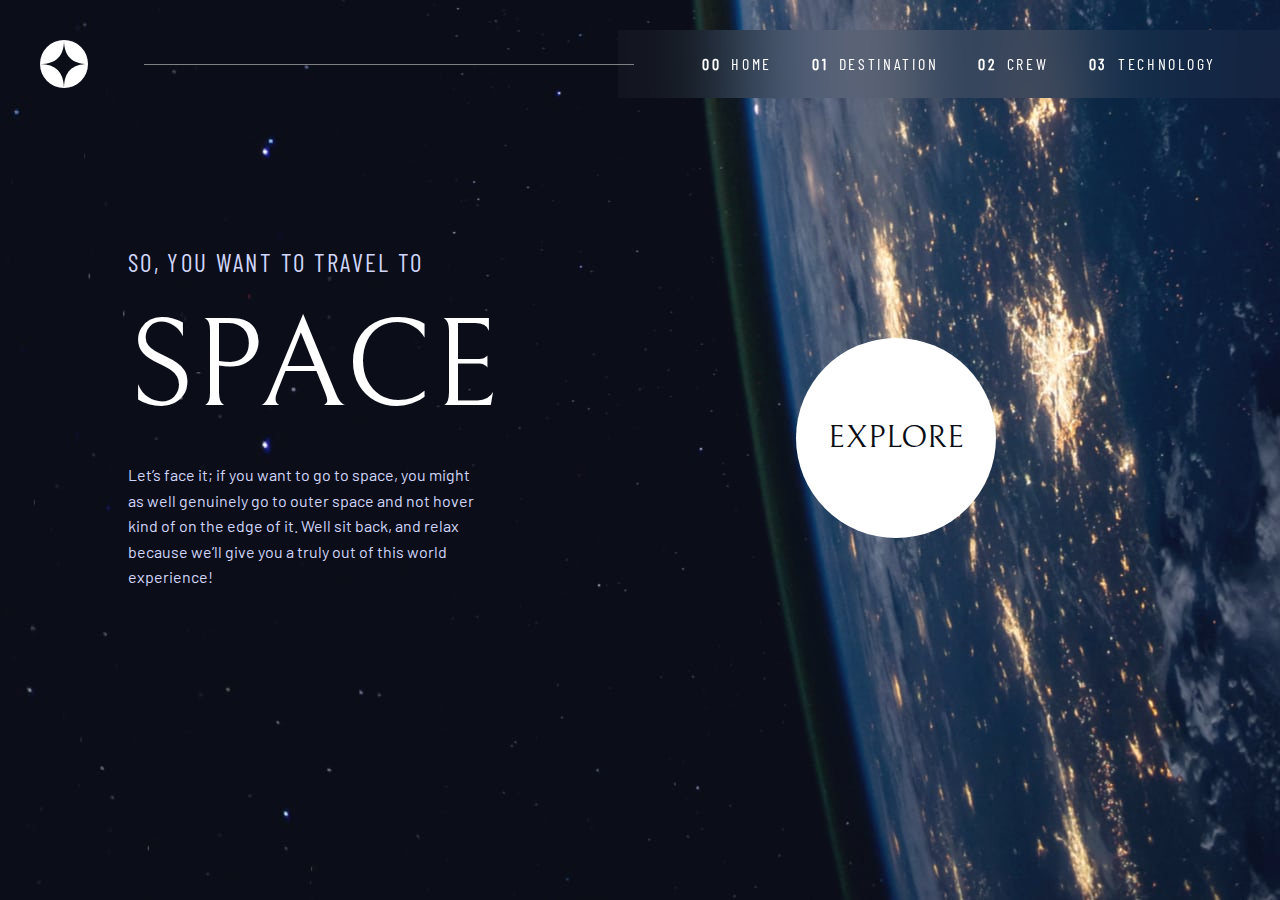
<file: source/index.html>
<!DOCTYPE html>
<html lang="en">

<head>
  <meta charset="UTF-8">
  <meta name="viewport" content="width=device-width, initial-scale=1.0">
  <link rel="stylesheet" href="assets/styles/main.css">
  <title>Space tourism</title>
</head>

<body id="index-body">

  <header>
    <img class='logo' src="assets/images/shared/logo.svg" alt="logo">
    
    <div class="hamburger_container">
      <input type="checkbox" name="nav_check_box" id="checkbox_toggle">
      <label for="checkbox_toggle" class="nav_open"><img src="assets/images/shared/icon-hamburger.svg" alt="hamberger icon"></label>
      <label for="checkbox_toggle" class="nav_close"><img src="assets/images/shared/icon-close.svg" alt="cross icon"></label>
    </div>
    <div class="line"></div>
    <nav>
      <a href="#"><span class="number">00</span><span class="name">HOME</span></a>
      <a href="pages/destination.html"><span class="number">01</span><span class="name">DESTINATION</span></a>
      <a href="pages/crew.html"><span class="number">02</span><span class="name">CREW</span></a>
      <a href="pages/technology.html"><span class="number">03</span><span class="name">TECHNOLOGY</span></a>
    </nav>
  </header>

  <main >
    <div class="col-6">
      <h1>
        <div>So, you want to travel to</div>
        <div>Space</div>
      </h1>
      <p>
        Let’s face it; if you want to go to space, you might as well genuinely go to
        outer space and not hover kind of on the edge of it. Well sit back, and relax
        because we’ll give you a truly out of this world experience!
      </p>
    </div>
    <div class="col-6">
      <a href="#"><div class="circular-btn-1">Explore</div></a>
    </div>
  </main>
  <script src="assets/scripts/jquery-3.6.3.min.js"></script>
  <script src="assets/scripts/effects.js"></script>
</body>

</html>
</file>
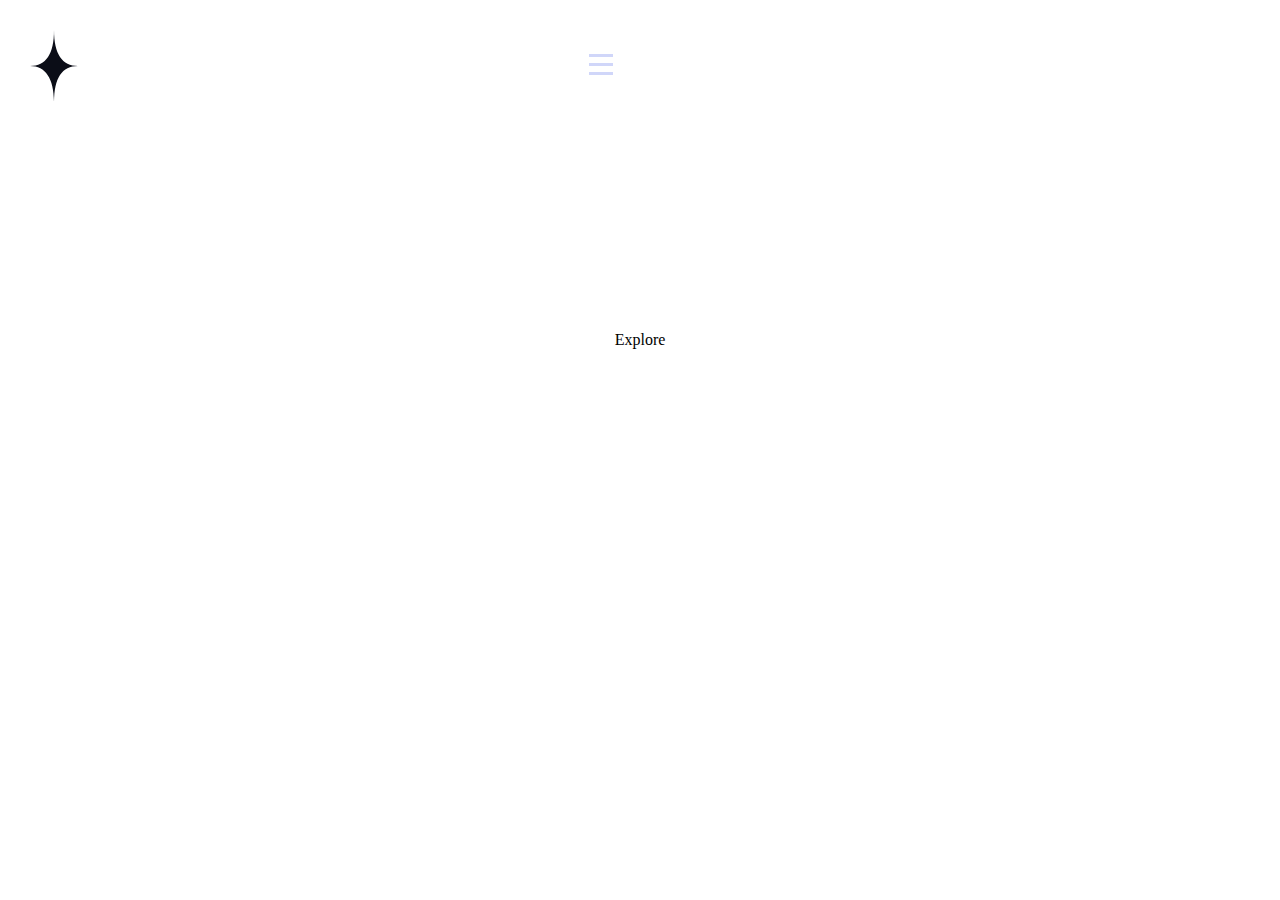
<file: starter-code/index.html>
<!DOCTYPE html>
<html lang="en">

<head>
  <meta charset="UTF-8">
  <meta name="viewport" content="width=device-width, initial-scale=1.0">
  <link rel="stylesheet" href="assets/style/index.css">
  <title>Space tourism</title>
</head>

<body>
  <header>
    <img src="assets/image/shared/logo.svg" alt="logo">
    
    <div class="hamburger_container">
      <input type="checkbox" name="" id="checkbox_toggle">
      <label for="checkbox_toggle" class="hamburger"><img src="assets/image/shared/icon-hamburger.svg" alt="hamberger icon"></label>
    </div>

    <nav>
      <ul>
        <li><a href=""><span class="number">00</span><span class="name">HOME</span></a></li>
        <li><a href=""><span class="number">01</span><span class="name">DESTINATION</span></a></li>
        <li><a href=""><span class="number">02</span><span class="name">CREW</span></a></li>
        <li><a href=""><span class="number">03</span><span class="name">TECHNOLOGY</span></a></li>
      </ul>
    </nav>
  </header>
  <main>
    <div class="col-6">
      <h1>
        <span>So, you want to travel to</span>
        Space
      </h1>
      <p>
        Let’s face it; if you want to go to space, you might as well genuinely go to
        outer space and not hover kind of on the edge of it. Well sit back, and relax
        because we’ll give you a truly out of this world experience!
      </p>
    </div>
    <div class="col-6">
      <div class="explore"><a href="#">Explore</a></div>
    </div>
  </main>
  <!--
  00 Home
  01 Destination
  02 Crew
  03 Technology

  So, you want to travel to
  Space
  Let’s face it; if you want to go to space, you might as well genuinely go to 
  outer space and not hover kind of on the edge of it. Well sit back, and relax 
  because we’ll give you a truly out of this world experience!

  Explore
-->
</body>

</html>
</file>
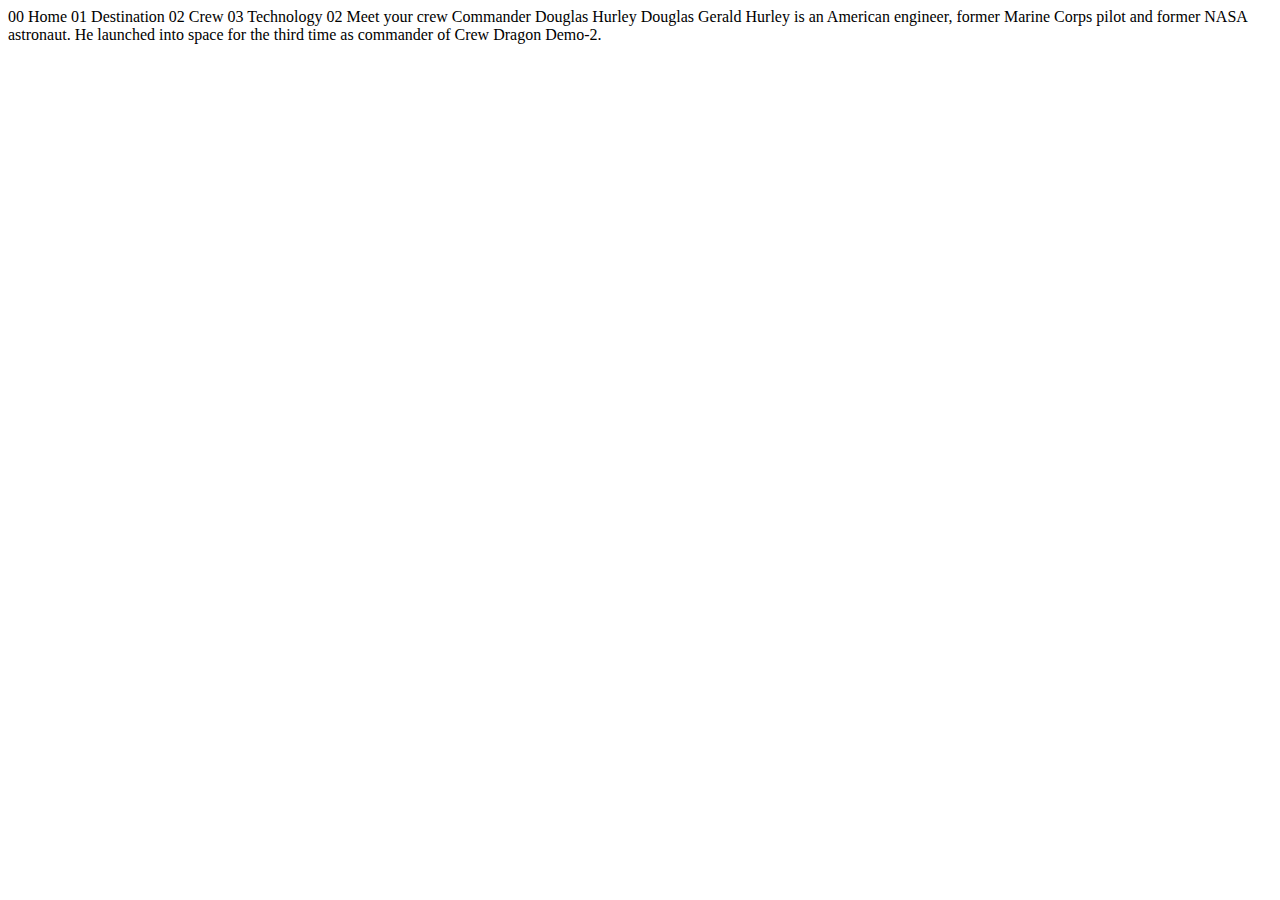
<file: starter-code/crew-commander.html>
<!DOCTYPE html>
<html lang="en">
<head>
  <meta charset="UTF-8">
  <meta name="viewport" content="width=device-width, initial-scale=1.0">

  <link rel="icon" type="image/png" sizes="32x32" href="./assets/favicon-32x32.png">
  
  <title>Frontend Mentor | Space tourism website</title>
</head>
<body>

  00 Home
  01 Destination
  02 Crew
  03 Technology

  02 Meet your crew

  Commander
  Douglas Hurley

  Douglas Gerald Hurley is an American engineer, former Marine Corps pilot 
  and former NASA astronaut. He launched into space for the third time as 
  commander of Crew Dragon Demo-2.
</body>
</html>
</file>
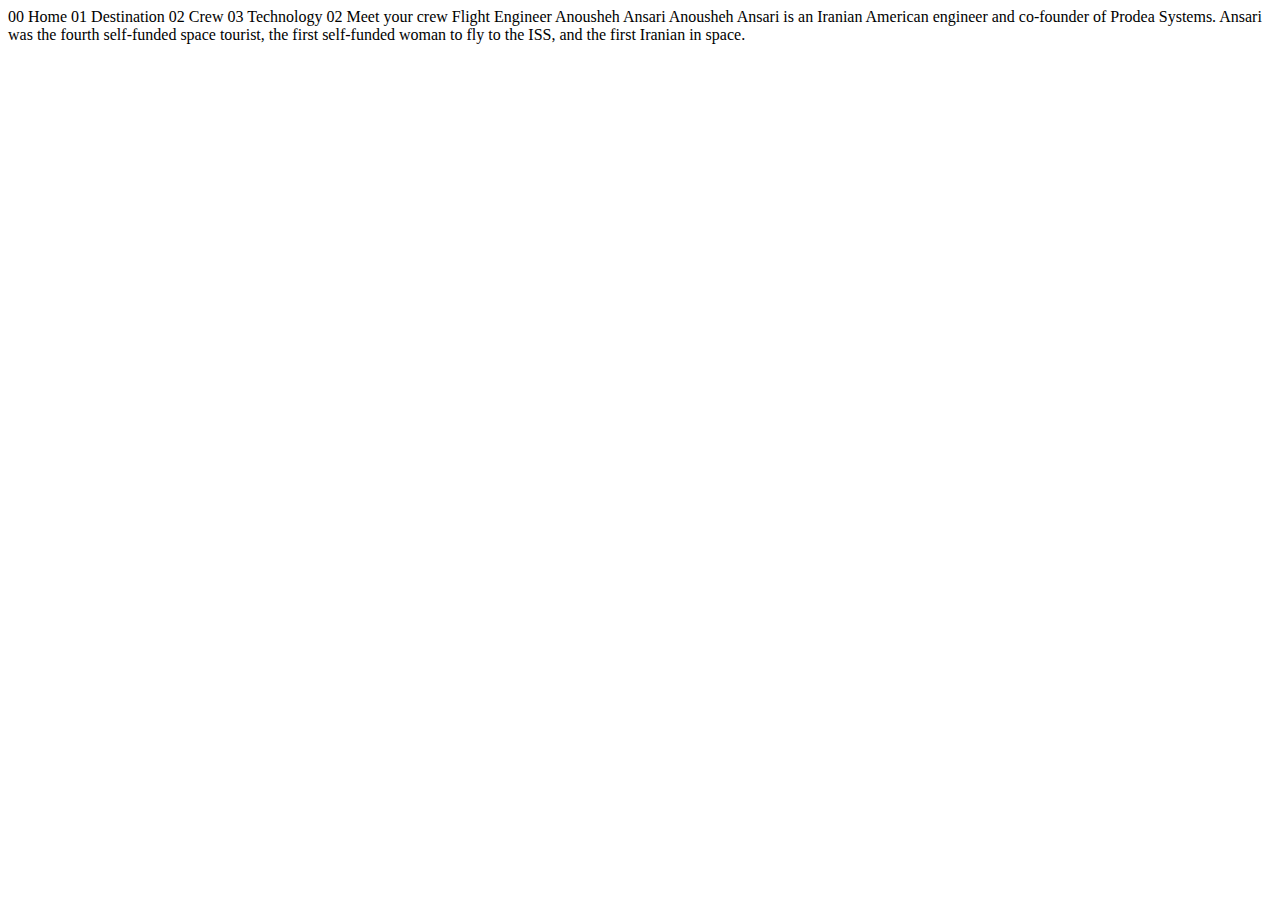
<file: starter-code/crew-engineer.html>
<!DOCTYPE html>
<html lang="en">
<head>
  <meta charset="UTF-8">
  <meta name="viewport" content="width=device-width, initial-scale=1.0">

  <link rel="icon" type="image/png" sizes="32x32" href="./assets/favicon-32x32.png">
  
  <title>Frontend Mentor | Space tourism website</title>
</head>
<body>

  00 Home
  01 Destination
  02 Crew
  03 Technology

  02 Meet your crew

  Flight Engineer
  Anousheh Ansari

  Anousheh Ansari is an Iranian American engineer and co-founder of Prodea Systems. 
  Ansari was the fourth self-funded space tourist, the first self-funded woman to 
  fly to the ISS, and the first Iranian in space. 
</body>
</html>
</file>
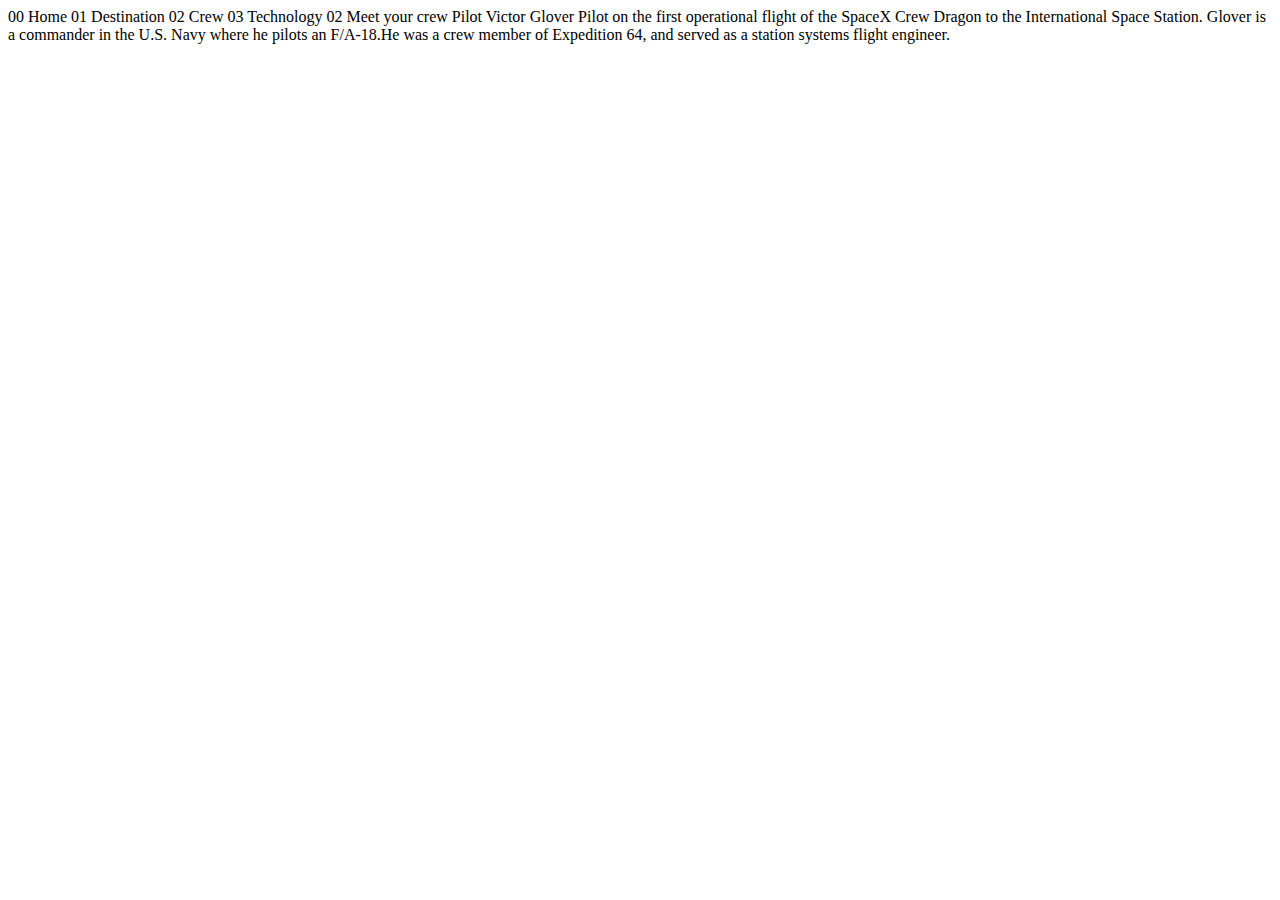
<file: starter-code/crew-pilot.html>
<!DOCTYPE html>
<html lang="en">
<head>
  <meta charset="UTF-8">
  <meta name="viewport" content="width=device-width, initial-scale=1.0">

  <link rel="icon" type="image/png" sizes="32x32" href="./assets/favicon-32x32.png">
  
  <title>Frontend Mentor | Space tourism website</title>
</head>
<body>

  00 Home
  01 Destination
  02 Crew
  03 Technology

  02 Meet your crew

  Pilot
  Victor Glover

  Pilot on the first operational flight of the SpaceX Crew Dragon to the 
  International Space Station. Glover is a commander in the U.S. Navy where 
  he pilots an F/A-18.He was a crew member of Expedition 64, and served as a 
  station systems flight engineer. 
</body>
</html>
</file>
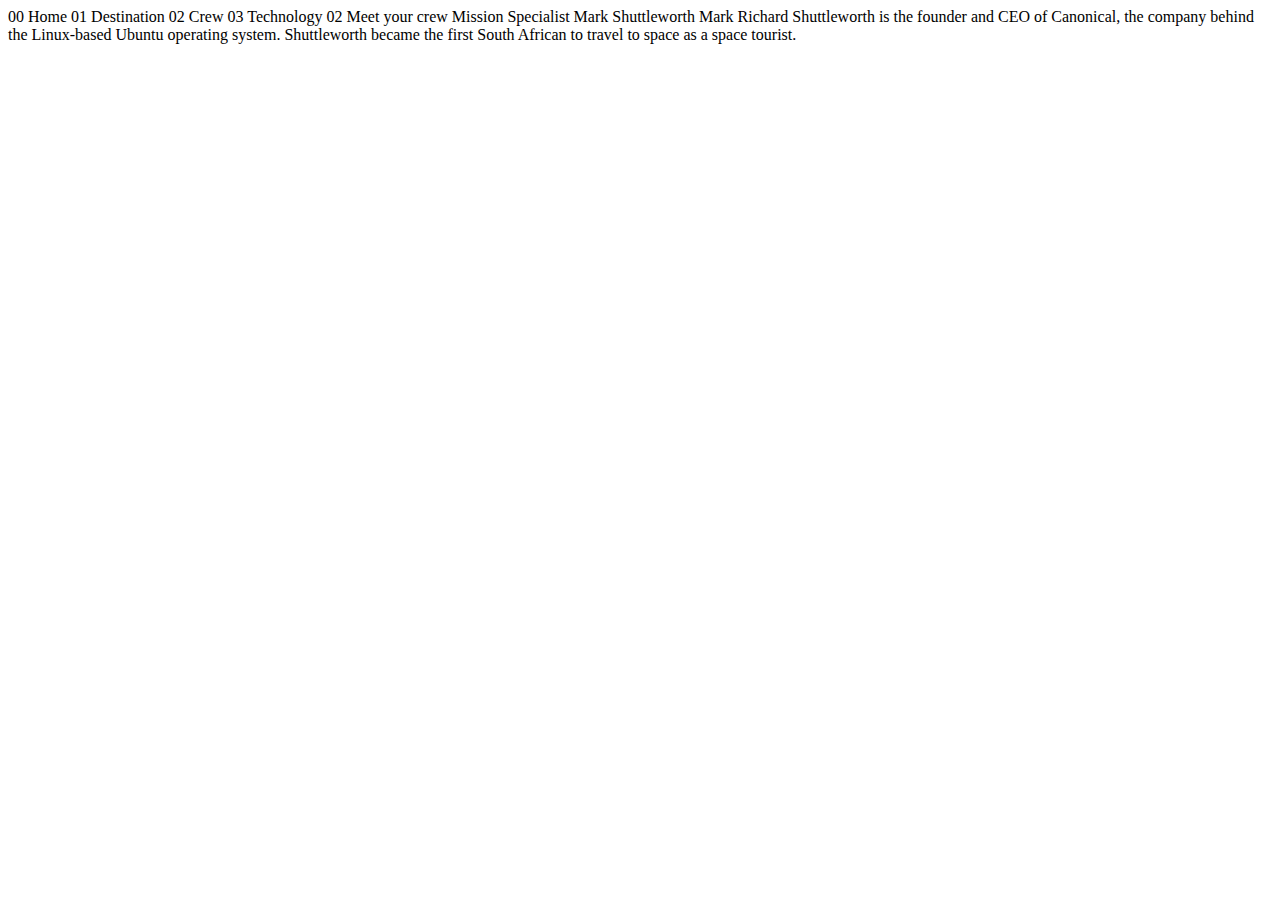
<file: starter-code/crew-specialist.html>
<!DOCTYPE html>
<html lang="en">
<head>
  <meta charset="UTF-8">
  <meta name="viewport" content="width=device-width, initial-scale=1.0">

  <link rel="icon" type="image/png" sizes="32x32" href="./assets/favicon-32x32.png">
  
  <title>Frontend Mentor | Space tourism website</title>
</head>
<body>

  00 Home
  01 Destination
  02 Crew
  03 Technology

  02 Meet your crew

  Mission Specialist
  Mark Shuttleworth

  Mark Richard Shuttleworth is the founder and CEO of Canonical, the company behind 
  the Linux-based Ubuntu operating system. Shuttleworth became the first South 
  African to travel to space as a space tourist.
</body>
</html>
</file>
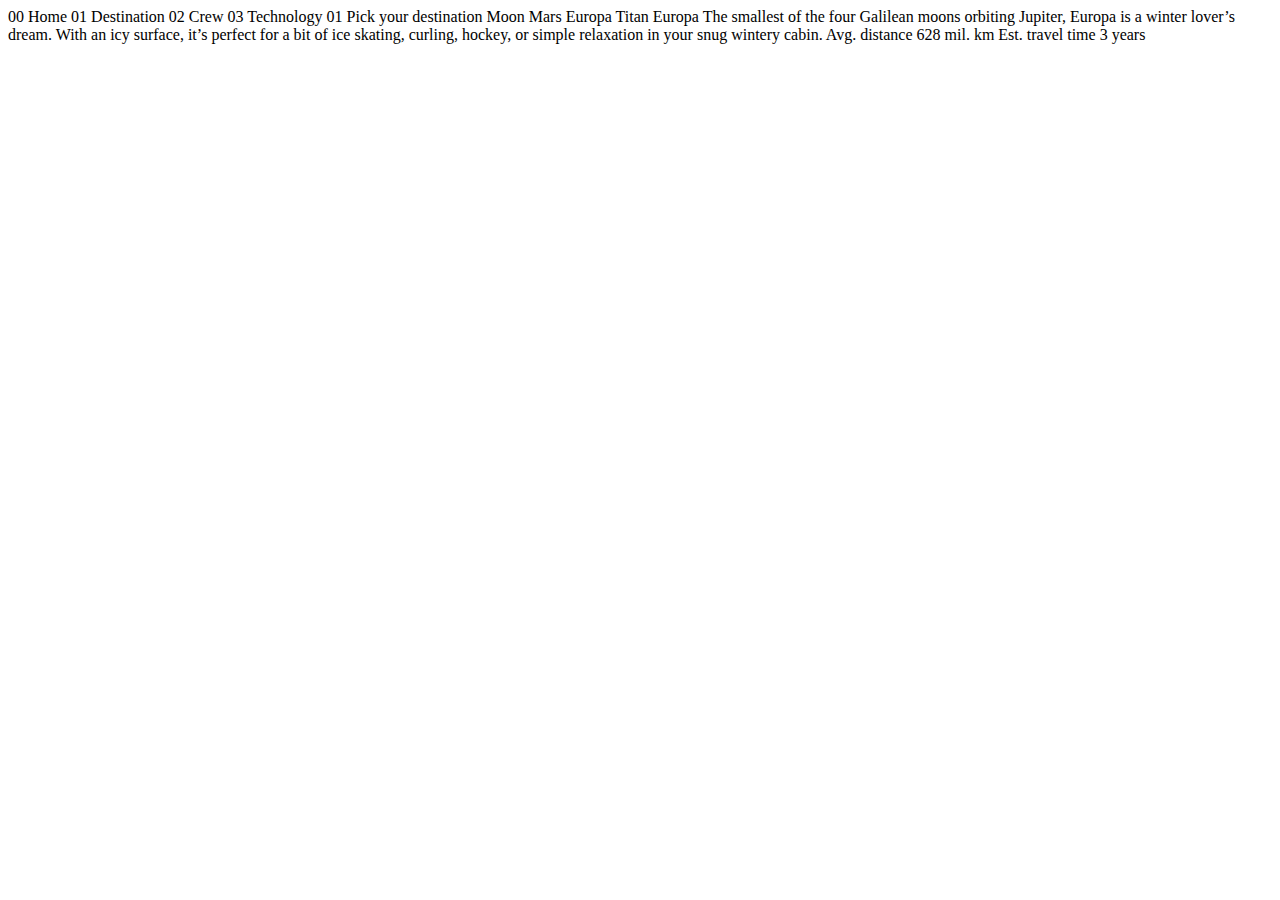
<file: starter-code/destination-europa.html>
<!DOCTYPE html>
<html lang="en">
<head>
  <meta charset="UTF-8">
  <meta name="viewport" content="width=device-width, initial-scale=1.0">

  <link rel="icon" type="image/png" sizes="32x32" href="./assets/favicon-32x32.png">
  
  <title>Frontend Mentor | Space tourism website</title>
</head>
<body>

  00 Home
  01 Destination
  02 Crew
  03 Technology

  01 Pick your destination

  Moon
  Mars
  Europa
  Titan

  Europa

  The smallest of the four Galilean moons orbiting Jupiter, Europa is a 
  winter lover’s dream. With an icy surface, it’s perfect for a bit of 
  ice skating, curling, hockey, or simple relaxation in your snug 
  wintery cabin.

  Avg. distance
  628 mil. km

  Est. travel time
  3 years
</body>
</html>
</file>
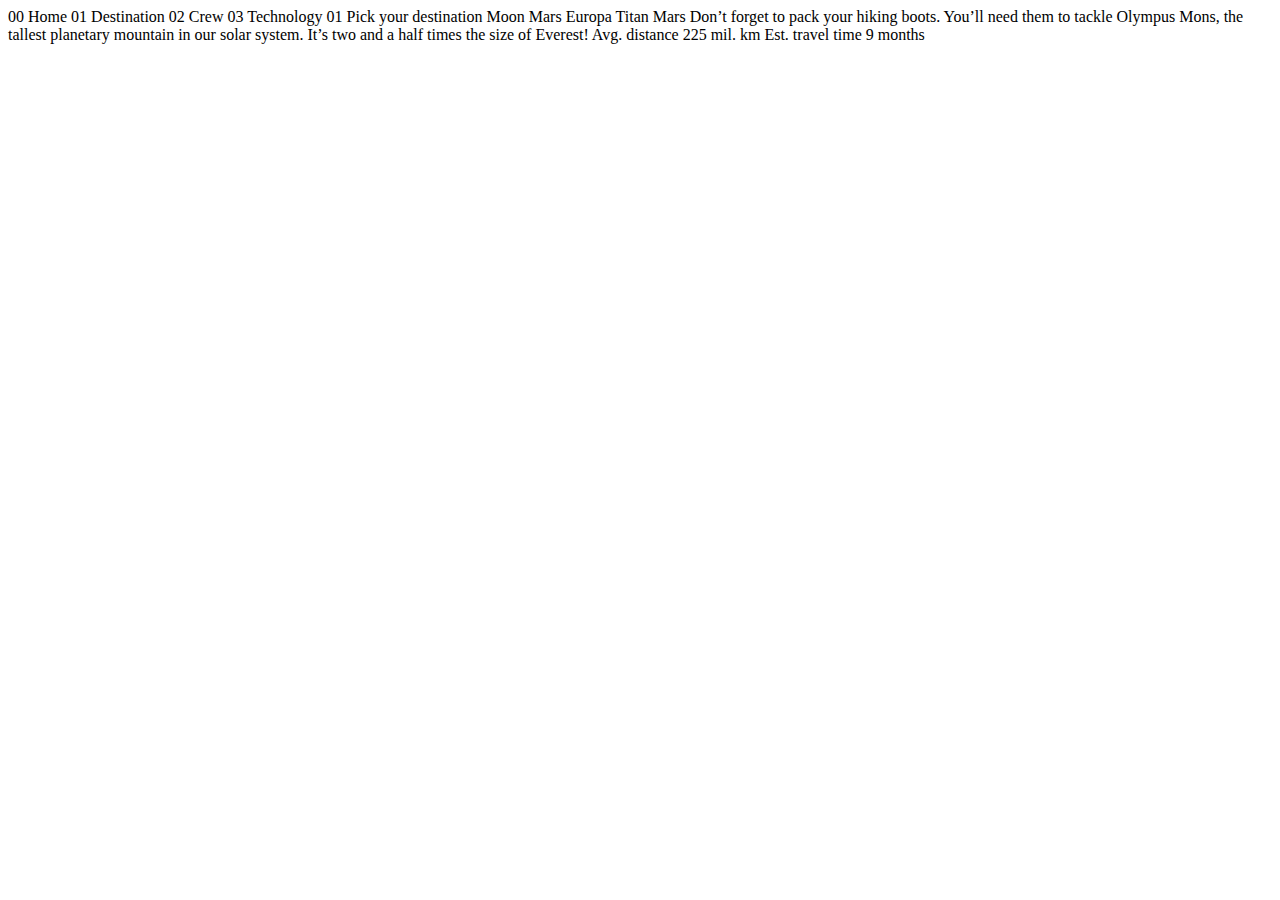
<file: starter-code/destination-mars.html>
<!DOCTYPE html>
<html lang="en">
<head>
  <meta charset="UTF-8">
  <meta name="viewport" content="width=device-width, initial-scale=1.0">

  <link rel="icon" type="image/png" sizes="32x32" href="./assets/favicon-32x32.png">
  
  <title>Frontend Mentor | Space tourism website</title>
</head>
<body>

  00 Home
  01 Destination
  02 Crew
  03 Technology

  01 Pick your destination

  Moon
  Mars
  Europa
  Titan

  Mars

  Don’t forget to pack your hiking boots. You’ll need them to tackle Olympus Mons, 
  the tallest planetary mountain in our solar system. It’s two and a half times 
  the size of Everest!

  Avg. distance
  225 mil. km

  Est. travel time
  9 months
</body>
</html>
</file>
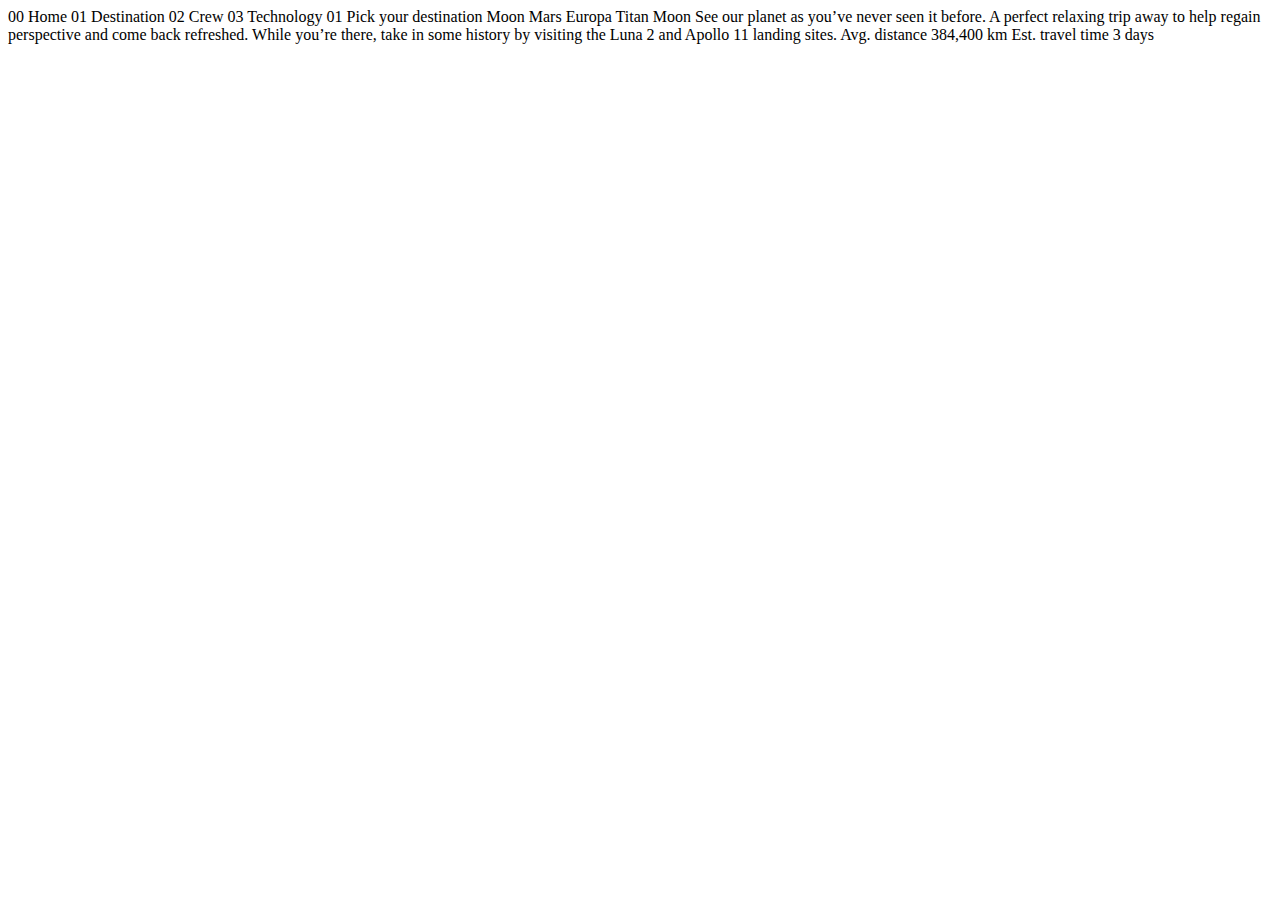
<file: starter-code/destination-moon.html>
<!DOCTYPE html>
<html lang="en">
<head>
  <meta charset="UTF-8">
  <meta name="viewport" content="width=device-width, initial-scale=1.0">

  <link rel="icon" type="image/png" sizes="32x32" href="./assets/favicon-32x32.png">
  
  <title>Frontend Mentor | Space tourism website</title>
</head>
<body>

  00 Home
  01 Destination
  02 Crew
  03 Technology

  01 Pick your destination

  Moon
  Mars
  Europa
  Titan

  Moon

  See our planet as you’ve never seen it before. A perfect relaxing trip away to help 
  regain perspective and come back refreshed. While you’re there, take in some history 
  by visiting the Luna 2 and Apollo 11 landing sites.

  Avg. distance
  384,400 km

  Est. travel time
  3 days
</body>
</html>
</file>
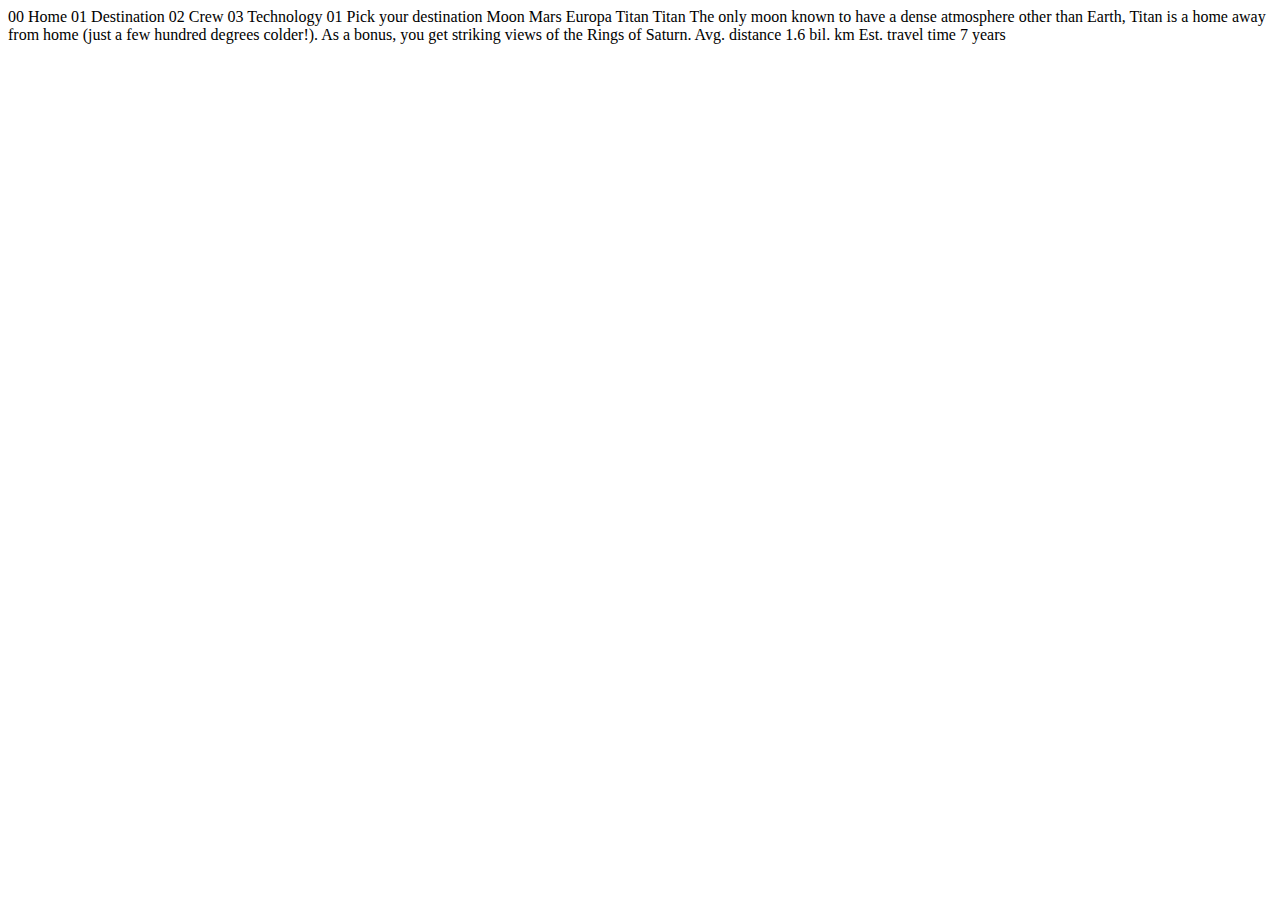
<file: starter-code/destination-titan.html>
<!DOCTYPE html>
<html lang="en">
<head>
  <meta charset="UTF-8">
  <meta name="viewport" content="width=device-width, initial-scale=1.0">

  <link rel="icon" type="image/png" sizes="32x32" href="./assets/favicon-32x32.png">
  
  <title>Frontend Mentor | Space tourism website</title>
</head>
<body>

  00 Home
  01 Destination
  02 Crew
  03 Technology

  01 Pick your destination

  Moon
  Mars
  Europa
  Titan

  Titan

  The only moon known to have a dense atmosphere other than Earth, Titan 
  is a home away from home (just a few hundred degrees colder!). As a 
  bonus, you get striking views of the Rings of Saturn.

  Avg. distance
  1.6 bil. km

  Est. travel time
  7 years
</body>
</html>
</file>
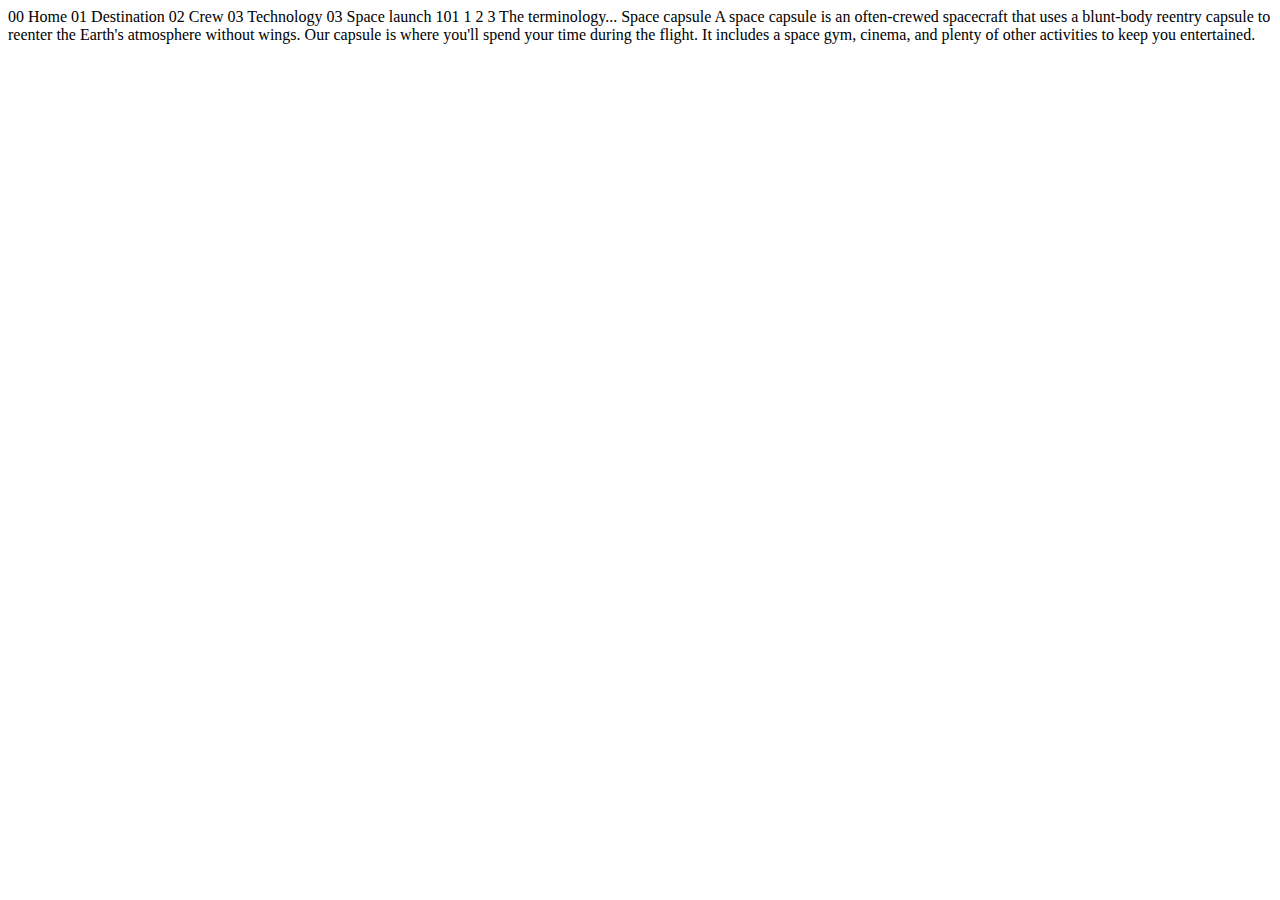
<file: starter-code/technology-capsule.html>
<!DOCTYPE html>
<html lang="en">
<head>
  <meta charset="UTF-8">
  <meta name="viewport" content="width=device-width, initial-scale=1.0">

  <link rel="icon" type="image/png" sizes="32x32" href="./assets/favicon-32x32.png">
  
  <title>Frontend Mentor | Space tourism website</title>
</head>
<body>

  00 Home
  01 Destination
  02 Crew
  03 Technology

  03 Space launch 101

  1
  2
  3

  The terminology...
  Space capsule

  A space capsule is an often-crewed spacecraft that uses a blunt-body reentry 
  capsule to reenter the Earth's atmosphere without wings. Our capsule is where 
  you'll spend your time during the flight. It includes a space gym, cinema, 
  and plenty of other activities to keep you entertained.
</body>
</html>
</file>
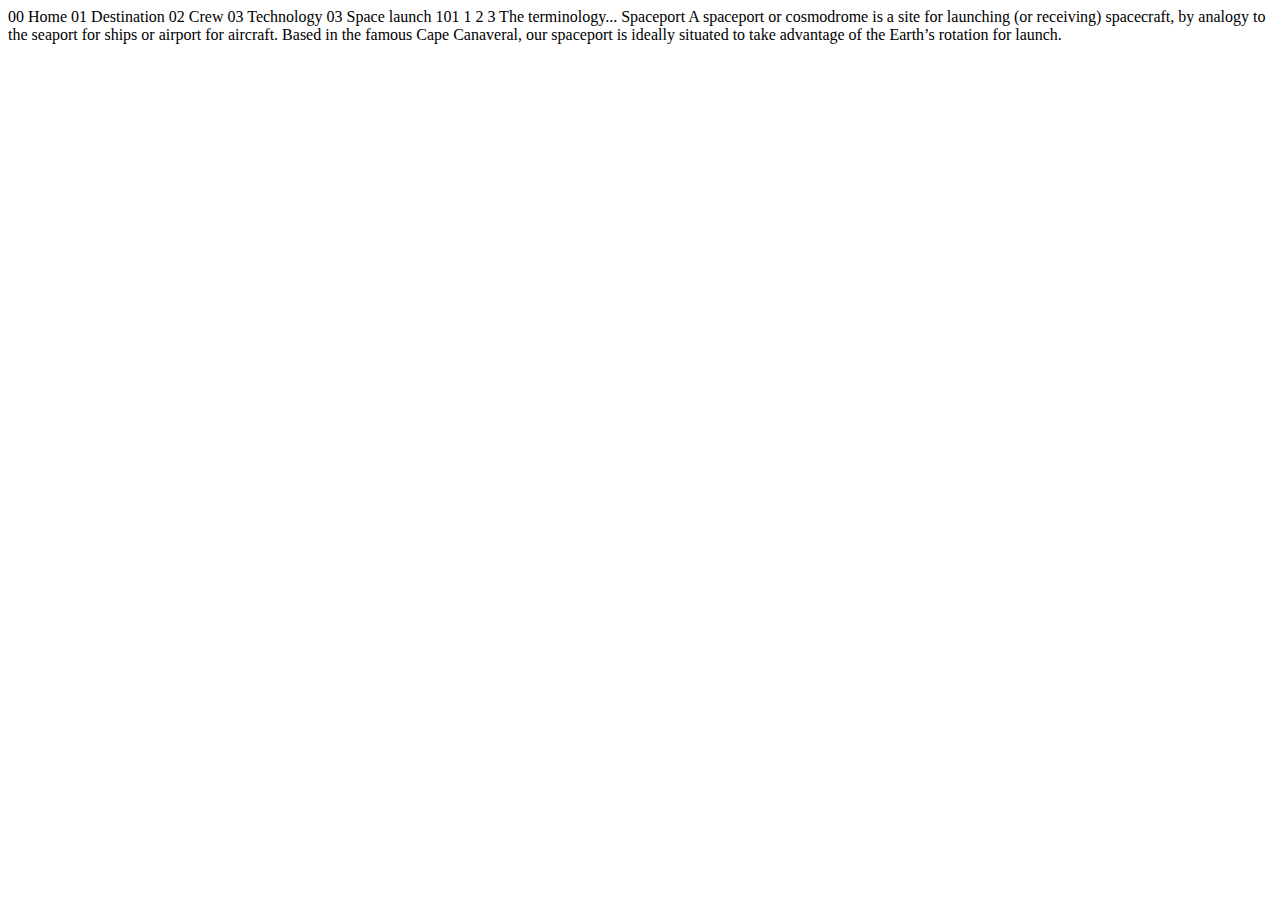
<file: starter-code/technology-spaceport.html>
<!DOCTYPE html>
<html lang="en">
<head>
  <meta charset="UTF-8">
  <meta name="viewport" content="width=device-width, initial-scale=1.0">

  <link rel="icon" type="image/png" sizes="32x32" href="./assets/favicon-32x32.png">
  
  <title>Frontend Mentor | Space tourism website</title>
</head>
<body>

  00 Home
  01 Destination
  02 Crew
  03 Technology

  03 Space launch 101

  1
  2
  3

  The terminology...
  Spaceport

  A spaceport or cosmodrome is a site for launching (or receiving) spacecraft, 
  by analogy to the seaport for ships or airport for aircraft. Based in the 
  famous Cape Canaveral, our spaceport is ideally situated to take advantage 
  of the Earth’s rotation for launch.
</body>
</html>
</file>
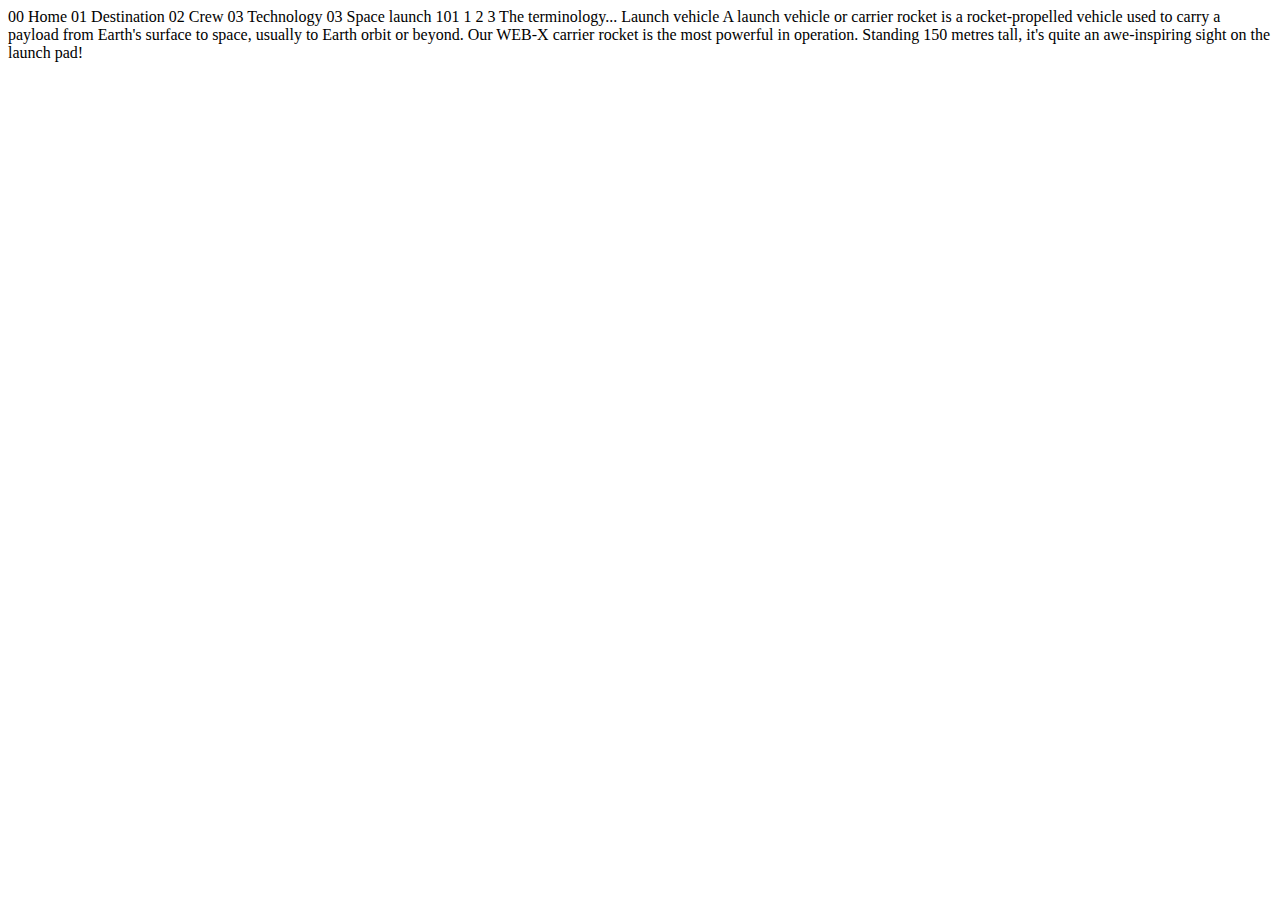
<file: starter-code/technology-vehicle.html>
<!DOCTYPE html>
<html lang="en">
<head>
  <meta charset="UTF-8">
  <meta name="viewport" content="width=device-width, initial-scale=1.0">

  <link rel="icon" type="image/png" sizes="32x32" href="./assets/favicon-32x32.png">
  
  <title>Frontend Mentor | Space tourism website</title>
</head>
<body>

  00 Home
  01 Destination
  02 Crew
  03 Technology

  03 Space launch 101

  1
  2
  3

  The terminology...
  Launch vehicle

  A launch vehicle or carrier rocket is a rocket-propelled vehicle used to carry a 
  payload from Earth's surface to space, usually to Earth orbit or beyond. Our 
  WEB-X carrier rocket is the most powerful in operation. Standing 150 metres tall, 
  it's quite an awe-inspiring sight on the launch pad!
</body>
</html>
</file>
<file: starter-code/assets/style/index.css>
/* Style de base*/
* {
  margin: unset;
  padding: unset;
  -webkit-box-sizing: border-box;
          box-sizing: border-box;
}

li {
  list-style: none;
}

a {
  text-decoration: none;
  color: white;
}

body {
  color: white;
  font-family: lato;
  background-repeat: no-repeat;
  background-size: cover;
}

header {
  display: -webkit-box;
  display: -ms-flexbox;
  display: flex;
  -webkit-box-pack: justify;
      -ms-flex-pack: justify;
          justify-content: space-between;
  padding: 30px;
}

header .hamburger_container {
  -ms-flex-item-align: center;
      -ms-grid-row-align: center;
      align-self: center;
}

header .hamburger_container input[type=checkbox] {
  display: none;
  position: relative;
  left: 23px;
}

.explore {
  background-color: #fff;
  display: -webkit-box;
  display: -ms-flexbox;
  display: flex;
  -webkit-box-pack: center;
      -ms-flex-pack: center;
          justify-content: center;
  -webkit-box-align: center;
      -ms-flex-align: center;
          align-items: center;
  height: 130px;
  width: 130px;
  margin: 70px auto 0 auto;
  border-radius: 50%;
}

.explore a {
  color: black;
}

/*Desktop Laptop*/
/*Tablet*/
/*Phone*/
@media (max-width: 480px) {
  body {
    background-image: url("../image/home/background-home-mobile.jpg");
  }
  header {
    padding-bottom: 05px;
  }
  header .hamburger_container {
    z-index: 3;
  }
  header nav {
    /*display: none;*/
    position: absolute;
    top: 0;
    right: 0;
    width: 70vw;
    height: 100vh;
    background: rgba(255, 255, 255, 0);
    backdrop-filter: blur(20.6px);
    -webkit-backdrop-filter: blur(10.6px);
  }
  header nav ul {
    height: 100%;
    display: -webkit-box;
    display: -ms-flexbox;
    display: flex;
    -webkit-box-orient: vertical;
    -webkit-box-direction: normal;
        -ms-flex-direction: column;
            flex-direction: column;
    margin-top: 20vh;
  }
  header nav ul li {
    margin-left: 40px;
    margin-bottom: 30px;
    font-size: 18px;
  }
  header nav ul li .number {
    margin-right: 15px;
    font-weight: bold;
  }
  main {
    text-align: center;
  }
  main h1 {
    font-weight: normal;
    font-size: 90px;
    line-height: 80px;
  }
  main h1 span {
    font-size: 20px;
  }
  main p {
    font-size: 14px;
    margin: 30px;
  }
}
/*# sourceMappingURL=index.css.map */
</file>
<file: source/assets/styles/main.css>
/*! normalize.css v8.0.1 | MIT License | github.com/necolas/normalize.css */
/* Document
   ========================================================================== */
/**
 * 1. Correct the line height in all browsers.
 * 2. Prevent adjustments of font size after orientation changes in iOS.
 */
html {
  line-height: 1.15;
  /* 1 */
  -webkit-text-size-adjust: 100%;
  /* 2 */
}

/* Sections
   ========================================================================== */
/**
 * Remove the margin in all browsers.
 */
body {
  margin: 0;
}

/**
 * Render the `main` element consistently in IE.
 */
main {
  display: block;
}

/**
 * Correct the font size and margin on `h1` elements within `section` and
 * `article` contexts in Chrome, Firefox, and Safari.
 */
h1 {
  font-size: 2em;
  margin: 0.67em 0;
}

/* Grouping content
   ========================================================================== */
/**
 * 1. Add the correct box sizing in Firefox.
 * 2. Show the overflow in Edge and IE.
 */
hr {
  -webkit-box-sizing: content-box;
          box-sizing: content-box;
  /* 1 */
  height: 0;
  /* 1 */
  overflow: visible;
  /* 2 */
}

/**
 * 1. Correct the inheritance and scaling of font size in all browsers.
 * 2. Correct the odd `em` font sizing in all browsers.
 */
pre {
  font-family: monospace, monospace;
  /* 1 */
  font-size: 1em;
  /* 2 */
}

/* Text-level semantics
   ========================================================================== */
/**
 * Remove the gray background on active links in IE 10.
 */
a {
  background-color: transparent;
}

/**
 * 1. Remove the bottom border in Chrome 57-
 * 2. Add the correct text decoration in Chrome, Edge, IE, Opera, and Safari.
 */
abbr[title] {
  border-bottom: none;
  /* 1 */
  text-decoration: underline;
  /* 2 */
  -webkit-text-decoration: underline dotted;
          text-decoration: underline dotted;
  /* 2 */
}

/**
 * Add the correct font weight in Chrome, Edge, and Safari.
 */
b,
strong {
  font-weight: bolder;
}

/**
 * 1. Correct the inheritance and scaling of font size in all browsers.
 * 2. Correct the odd `em` font sizing in all browsers.
 */
code,
kbd,
samp {
  font-family: monospace, monospace;
  /* 1 */
  font-size: 1em;
  /* 2 */
}

/**
 * Add the correct font size in all browsers.
 */
small {
  font-size: 80%;
}

/**
 * Prevent `sub` and `sup` elements from affecting the line height in
 * all browsers.
 */
sub,
sup {
  font-size: 75%;
  line-height: 0;
  position: relative;
  vertical-align: baseline;
}

sub {
  bottom: -0.25em;
}

sup {
  top: -0.5em;
}

/* Embedded content
   ========================================================================== */
/**
 * Remove the border on images inside links in IE 10.
 */
img {
  border-style: none;
}

/* Forms
   ========================================================================== */
/**
 * 1. Change the font styles in all browsers.
 * 2. Remove the margin in Firefox and Safari.
 */
button,
input,
optgroup,
select,
textarea {
  font-family: inherit;
  /* 1 */
  font-size: 100%;
  /* 1 */
  line-height: 1.15;
  /* 1 */
  margin: 0;
  /* 2 */
}

/**
 * Show the overflow in IE.
 * 1. Show the overflow in Edge.
 */
button,
input {
  /* 1 */
  overflow: visible;
}

/**
 * Remove the inheritance of text transform in Edge, Firefox, and IE.
 * 1. Remove the inheritance of text transform in Firefox.
 */
button,
select {
  /* 1 */
  text-transform: none;
}

/**
 * Correct the inability to style clickable types in iOS and Safari.
 */
button,
[type="button"],
[type="reset"],
[type="submit"] {
  -webkit-appearance: button;
}

/**
 * Remove the inner border and padding in Firefox.
 */
button::-moz-focus-inner,
[type="button"]::-moz-focus-inner,
[type="reset"]::-moz-focus-inner,
[type="submit"]::-moz-focus-inner {
  border-style: none;
  padding: 0;
}

/**
 * Restore the focus styles unset by the previous rule.
 */
button:-moz-focusring,
[type="button"]:-moz-focusring,
[type="reset"]:-moz-focusring,
[type="submit"]:-moz-focusring {
  outline: 1px dotted ButtonText;
}

/**
 * Correct the padding in Firefox.
 */
fieldset {
  padding: 0.35em 0.75em 0.625em;
}

/**
 * 1. Correct the text wrapping in Edge and IE.
 * 2. Correct the color inheritance from `fieldset` elements in IE.
 * 3. Remove the padding so developers are not caught out when they zero out
 *    `fieldset` elements in all browsers.
 */
legend {
  -webkit-box-sizing: border-box;
          box-sizing: border-box;
  /* 1 */
  color: inherit;
  /* 2 */
  display: table;
  /* 1 */
  max-width: 100%;
  /* 1 */
  padding: 0;
  /* 3 */
  white-space: normal;
  /* 1 */
}

/**
 * Add the correct vertical alignment in Chrome, Firefox, and Opera.
 */
progress {
  vertical-align: baseline;
}

/**
 * Remove the default vertical scrollbar in IE 10+.
 */
textarea {
  overflow: auto;
}

/**
 * 1. Add the correct box sizing in IE 10.
 * 2. Remove the padding in IE 10.
 */
[type="checkbox"],
[type="radio"] {
  -webkit-box-sizing: border-box;
          box-sizing: border-box;
  /* 1 */
  padding: 0;
  /* 2 */
}

/**
 * Correct the cursor style of increment and decrement buttons in Chrome.
 */
[type="number"]::-webkit-inner-spin-button,
[type="number"]::-webkit-outer-spin-button {
  height: auto;
}

/**
 * 1. Correct the odd appearance in Chrome and Safari.
 * 2. Correct the outline style in Safari.
 */
[type="search"] {
  -webkit-appearance: textfield;
  /* 1 */
  outline-offset: -2px;
  /* 2 */
}

/**
 * Remove the inner padding in Chrome and Safari on macOS.
 */
[type="search"]::-webkit-search-decoration {
  -webkit-appearance: none;
}

/**
 * 1. Correct the inability to style clickable types in iOS and Safari.
 * 2. Change font properties to `inherit` in Safari.
 */
::-webkit-file-upload-button {
  -webkit-appearance: button;
  /* 1 */
  font: inherit;
  /* 2 */
}

/* Interactive
   ========================================================================== */
/*
 * Add the correct display in Edge, IE 10+, and Firefox.
 */
details {
  display: block;
}

/*
 * Add the correct display in all browsers.
 */
summary {
  display: list-item;
}

/* Misc
   ========================================================================== */
/**
 * Add the correct display in IE 10+.
 */
template {
  display: none;
}

/**
 * Add the correct display in IE 10.
 */
[hidden] {
  display: none;
}

/**
 * Set up a decent box model on the root element
 */
html {
  -webkit-box-sizing: border-box;
          box-sizing: border-box;
}

/**
 * Make all elements from the DOM inherit from the parent box-sizing
 * Since `*` has a specificity of 0, it does not override the `html` value
 * making all elements inheriting from the root box-sizing value
 * See: https://css-tricks.com/inheriting-box-sizing-probably-slightly-better-best-practice/
 */
*,
*::before,
*::after {
  -webkit-box-sizing: inherit;
          box-sizing: inherit;
}

/**
 * Basic styles for links
 */
a {
  color: #d0d6f9;
  text-decoration: none;
}

a:hover, a:active, a:focus, a:focus-within {
  color: #d0d6f9;
  text-decoration: none;
}

ul {
  margin: unset;
  padding: unset;
}

body {
  background-position: center;
  background-size: cover;
  background-repeat: no-repeat;
  min-height: 100vh;
}

main {
  height: 100%;
  display: -webkit-box;
  display: -ms-flexbox;
  display: flex;
  -webkit-box-orient: vertical;
  -webkit-box-direction: normal;
      -ms-flex-direction: column;
          flex-direction: column;
  -webkit-box-pack: center;
      -ms-flex-pack: center;
          justify-content: center;
  text-align: center;
}

@media (min-width: 1023px) {
  main {
    text-align: left;
    -webkit-box-orient: horizontal;
    -webkit-box-direction: normal;
        -ms-flex-direction: row;
            flex-direction: row;
    -webkit-box-pack: center;
        -ms-flex-pack: center;
            justify-content: center;
    margin: 40px 10% 0 10%;
  }
  main .col-6 {
    width: 50%;
  }
}

p {
  line-height: 1.6;
  margin: auto;
}

@font-face {
  font-family: 'Barlow Condensed';
  src: url("../fonts/BarlowCondensed-Regular.ttf");
}

@font-face {
  font-family: 'Barlow';
  src: url("../fonts/Barlow-Regular.ttf");
}

@font-face {
  font-family: 'Bellefair';
  src: url("../fonts/Bellefair-Regular.ttf");
}

/**
 * Basic typography style for copy text
 */
body {
  color: #d0d6f9;
  font-style: normal;
  font-family: "Barlow", "Lato", "Arial";
}

/**
 * Clear inner floats
 */
.clearfix::after {
  clear: both;
  content: '';
  display: table;
}

/**
 * Main content containers
 * 1. Make the container full-width with a maximum width
 * 2. Center it in the viewport
 * 3. Leave some space on the edges, especially valuable on small screens
 */
.container {
  max-width: 1180px;
  /* 1 */
  margin-left: auto;
  /* 2 */
  margin-right: auto;
  /* 2 */
  padding-left: 20px;
  /* 3 */
  padding-right: 20px;
  /* 3 */
  width: 100%;
  /* 1 */
}

/**
 * Hide text while making it readable for screen readers
 * 1. Needed in WebKit-based browsers because of an implementation bug;
 *    See: https://code.google.com/p/chromium/issues/detail?id=457146
 */
.hide-text {
  overflow: hidden;
  padding: 0;
  /* 1 */
  text-indent: 101%;
  white-space: nowrap;
}

/**
 * Hide element while making it readable for screen readers
 * Shamelessly borrowed from HTML5Boilerplate:
 * https://github.com/h5bp/html5-boilerplate/blob/master/src/css/main.css#L119-L133
 */
.visually-hidden {
  border: 0;
  clip: rect(0 0 0 0);
  height: 1px;
  margin: -1px;
  overflow: hidden;
  padding: 0;
  position: absolute;
  width: 1px;
}

header {
  display: -webkit-box;
  display: -ms-flexbox;
  display: flex;
  -webkit-box-pack: justify;
      -ms-flex-pack: justify;
          justify-content: space-between;
  width: 100%;
}

header .logo {
  -o-object-fit: none;
     object-fit: none;
  margin: 20px;
  margin-left: 40px;
}

@media (max-width: 767px) {
  header .logo {
    margin-left: 20px;
  }
}

@media (min-width: 1023px) {
  header .logo {
    margin: 10px 40px;
  }
}

header .line {
  display: none;
}

header .hamburger_container {
  display: none;
  padding: 20px;
  -ms-flex-item-align: center;
      -ms-grid-row-align: center;
      align-self: center;
  z-index: 2;
}

header .hamburger_container input[type=checkbox] {
  display: none;
  position: relative;
  left: 23px;
}

header .hamburger_container .nav_close {
  display: none;
}

@media (max-width: 767px) {
  header .hamburger_container {
    display: block;
  }
}

header nav {
  text-transform: uppercase;
  font-family: "Barlow Condensed";
  font-size: 16px;
  letter-spacing: 2.7px;
  font-weight: lighter;
  display: -webkit-box;
  display: -ms-flexbox;
  display: flex;
  width: 60%;
}

header nav a {
  padding-left: 40px;
  margin-bottom: 30px;
}

header nav a .number {
  font-weight: 800;
  margin-right: 10px;
}

@media (max-width: 767px) {
  header nav {
    background: rgba(255, 255, 255, 0);
    backdrop-filter: blur(40.6px);
    -webkit-backdrop-filter: blur(40.6px);
    height: 100%;
    width: 0;
    position: fixed;
    z-index: 1;
    top: 0;
    right: 0;
    overflow: hidden;
    padding-top: 120px;
    -webkit-transition: 0.5s;
    transition: 0.5s;
    display: -webkit-box;
    display: -ms-flexbox;
    display: flex;
    -webkit-box-orient: vertical;
    -webkit-box-direction: normal;
        -ms-flex-direction: column;
            flex-direction: column;
  }
}

@media (min-width: 768px) and (max-width: 1023px) {
  header nav {
    display: -webkit-box;
    display: -ms-flexbox;
    display: flex;
    -webkit-box-pack: center;
        -ms-flex-pack: center;
            justify-content: center;
    -webkit-box-align: center;
        -ms-flex-align: center;
            align-items: center;
    background: rgba(255, 255, 255, 0.03);
    backdrop-filter: blur(40.6px);
    -webkit-backdrop-filter: blur(40.6px);
  }
  header nav .number {
    display: none;
  }
  header nav a {
    display: -webkit-box;
    display: -ms-flexbox;
    display: flex;
    -webkit-box-pack: center;
        -ms-flex-pack: center;
            justify-content: center;
    -webkit-box-align: center;
        -ms-flex-align: center;
            align-items: center;
    height: 100%;
    padding: unset;
    margin: auto 20px;
    color: white;
    -webkit-transition: 1s;
    transition: 1s;
  }
  header nav a:hover {
    border-bottom: solid white;
  }
}

@media (min-width: 1023px) {
  header nav {
    display: -webkit-box;
    display: -ms-flexbox;
    display: flex;
    -webkit-box-pack: center;
        -ms-flex-pack: center;
            justify-content: center;
    -webkit-box-align: center;
        -ms-flex-align: center;
            align-items: center;
    background: rgba(255, 255, 255, 0.03);
    backdrop-filter: blur(40.6px);
    -webkit-backdrop-filter: blur(40.6px);
    padding-left: 40px;
    padding-right: 20px;
  }
  header nav a {
    display: -webkit-box;
    display: -ms-flexbox;
    display: flex;
    -webkit-box-pack: center;
        -ms-flex-pack: center;
            justify-content: center;
    -webkit-box-align: center;
        -ms-flex-align: center;
            align-items: center;
    height: 100%;
    padding: unset;
    margin: auto 20px;
    color: white;
    -webkit-transition: 1s;
    transition: 1s;
  }
  header nav a:hover {
    border-bottom: solid white;
  }
}

@media (min-width: 1023px) {
  header {
    padding-top: 30px;
  }
  header .line {
    display: block;
    height: 1px;
    width: 45%;
    background-color: gray;
    -ms-flex-item-align: center;
        -ms-grid-row-align: center;
        align-self: center;
    position: relative;
    left: 16px;
    z-index: 2;
  }
}

@media (max-width: 767px) {
  body#index-body {
    background-image: url("../images/home/background-home-mobile.jpg");
  }
}

@media (min-width: 768px) and (max-width: 1023px) {
  body#index-body {
    background-image: url("../images/home/background-home-tablet.jpg");
  }
}

@media (min-width: 1023px) {
  body#index-body {
    background-image: url("../images/home/background-home-desktop.jpg");
  }
}

body#index-body main h1 {
  display: block;
  font-weight: normal;
  margin-top: 30px;
}

body#index-body main h1 div:nth-child(1) {
  font-family: "Barlow Condensed";
  font-size: 16px;
  letter-spacing: 2.35px;
  text-transform: uppercase;
  font-weight: normal;
  margin-top: 20px;
}

body#index-body main h1 div:nth-child(2) {
  /*
  $heading-fs: (
    1: 150px,
    2: 100px,
    3: 56px,
    4: 32px
  );
  */
  color: white;
  font-family: "Bellefair", "Times New Roman";
  font-size: 80px;
  text-transform: uppercase;
  font-weight: normal;
  margin: 20px 0;
}

@media (min-width: 768px) and (max-width: 1023px) {
  body#index-body main h1 {
    margin-top: 100px;
  }
  body#index-body main h1 div:nth-child(1) {
    text-transform: uppercase;
    font-weight: normal;
    font-size: 20px;
    margin-top: 20px;
  }
  body#index-body main h1 div:nth-child(2) {
    /*
  $heading-fs: (
    1: 150px,
    2: 100px,
    3: 56px,
    4: 32px
  );
  */
    color: white;
    font-family: "Bellefair", "Times New Roman";
    font-size: 150px;
    text-transform: uppercase;
    font-weight: normal;
    margin: 20px 0;
  }
}

@media (min-width: 1023px) {
  body#index-body main h1 div:nth-child(1) {
    text-transform: uppercase;
    font-weight: normal;
    font-size: 25px;
    margin-top: 20px;
  }
  body#index-body main h1 div:nth-child(2) {
    /*
  $heading-fs: (
    1: 150px,
    2: 100px,
    3: 56px,
    4: 32px
  );
  */
    color: white;
    font-family: "Bellefair", "Times New Roman";
    font-size: 150px;
    text-transform: uppercase;
    font-weight: normal;
    font-size: 125px;
    margin: 20px 0;
  }
}

body#index-body main p {
  max-width: 390px;
  padding: 0 20px;
  /*@include respond-to('small') {
                line-height: 1;
            }*/
}

@media (min-width: 1023px) {
  body#index-body main p {
    margin: unset;
    padding: unset;
    max-width: 360px;
  }
}

@media (min-width: 1023px) {
  body#index-body main {
    margin-top: 120px;
  }
}

.circular-btn-1 {
  /*
  $heading-fs: (
    1: 150px,
    2: 100px,
    3: 56px,
    4: 32px
  );
  */
  color: white;
  font-family: "Bellefair", "Times New Roman";
  font-size: 32px;
  text-transform: uppercase;
  font-weight: normal;
  display: -webkit-box;
  display: -ms-flexbox;
  display: flex;
  -webkit-box-pack: center;
      -ms-flex-pack: center;
          justify-content: center;
  -webkit-box-align: center;
      -ms-flex-align: center;
          align-items: center;
  color: #0b0d17;
  background-color: white;
  height: 50px;
  width: 50px;
  border-radius: 50%;
  padding: 100px;
  margin: auto;
  margin-top: 40px;
  -webkit-transition: -webkit-box-shadow .6s ease-out;
  transition: -webkit-box-shadow .6s ease-out;
  transition: box-shadow .6s ease-out;
  transition: box-shadow .6s ease-out, -webkit-box-shadow .6s ease-out;
  scale: .7;
}

.circular-btn-1:hover {
  -webkit-box-shadow: 0 0 0 60px rgba(255, 255, 255, 0.2);
          box-shadow: 0 0 0 60px rgba(255, 255, 255, 0.2);
}

@media (min-width: 768px) and (max-width: 1023px) {
  .circular-btn-1 {
    margin-top: 140px;
    margin-bottom: 120px;
    scale: 1.2;
  }
}

@media (min-width: 1023px) {
  .circular-btn-1 {
    scale: 1;
    margin-top: 120px;
  }
}

@media (max-width: 767px) {
  body#destination-body {
    background-image: url("../images/destination/background-destination-mobile.jpg");
  }
}

@media (min-width: 768px) and (max-width: 1023px) {
  body#destination-body {
    background-image: url("../images/destination/background-destination-tablet.jpg");
  }
}

@media (min-width: 1023px) {
  body#destination-body {
    background-image: url("../images/destination/background-destination-desktop.jpg");
  }
}

body#destination-body main {
  padding: 0 40px 40px;
}

body#destination-body main h3 {
  text-transform: uppercase;
  font-family: "Barlow Condensed";
  font-size: 16px;
  letter-spacing: 2.7px;
  font-weight: lighter;
  margin-bottom: unset;
  text-align: left;
  font-size: 20px;
}

body#destination-body main h3 .number {
  font-weight: bold;
  font-size: 1.2em;
  color: #444444;
  margin-right: 10px;
}

@media (max-width: 767px) {
  body#destination-body main h3 {
    text-align: center;
    font-size: 16px;
  }
}

@media (min-width: 768px) and (max-width: 1023px) {
  body#destination-body main h3 {
    font-weight: normal;
  }
}

@media (min-width: 1023px) {
  body#destination-body main h3 {
    margin-top: unset;
  }
}

body#destination-body main h2 {
  /*
  $heading-fs: (
    1: 150px,
    2: 100px,
    3: 56px,
    4: 32px
  );
  */
  color: white;
  font-family: "Bellefair", "Times New Roman";
  font-size: 80px;
  text-transform: uppercase;
  font-weight: normal;
  margin: unset;
  margin-top: 20px;
}

@media (max-width: 767px) {
  body#destination-body main h2 {
    /*
  $heading-fs: (
    1: 150px,
    2: 100px,
    3: 56px,
    4: 32px
  );
  */
    color: white;
    font-family: "Bellefair", "Times New Roman";
    font-size: 56px;
    text-transform: uppercase;
    font-weight: normal;
  }
}

body#destination-body main .destination-planet {
  width: 80%;
  margin: 60px;
}

@media (max-width: 767px) {
  body#destination-body main .destination-planet {
    margin: 30px;
    width: 60%;
  }
}

@media (min-width: 768px) and (max-width: 1023px) {
  body#destination-body main .destination-planet {
    width: 40%;
  }
}

@media (min-width: 1023px) {
  body#destination-body main .destination-planet {
    margin-left: 0;
    margin-right: 0;
    margin-bottom: 0;
    -ms-flex-item-align: center;
        -ms-grid-row-align: center;
        align-self: center;
    padding: 20px;
    padding-bottom: 3j0px;
  }
}

body#destination-body main .destination-links {
  font-family: "Barlow Condensed";
  font-size: 16px;
  letter-spacing: 2.35px;
  text-transform: uppercase;
  font-weight: normal;
  display: -webkit-box;
  display: -ms-flexbox;
  display: flex;
  -webkit-box-pack: justify;
      -ms-flex-pack: justify;
          justify-content: space-between;
  margin: 0 auto;
  height: 30px;
  max-width: 60vw;
}

body#destination-body main .destination-links a {
  padding-bottom: 10px;
  -webkit-transition: all .2s;
  transition: all .2s;
}

body#destination-body main .destination-links a:hover {
  border-bottom: 4px solid white;
  font-weight: normal;
  -webkit-transition: padding-bottom .2s;
  transition: padding-bottom .2s;
}

@media (min-width: 1023px) {
  body#destination-body main .destination-links a {
    margin-right: 15px;
  }
}

@media (min-width: 768px) and (max-width: 1023px) {
  body#destination-body main .destination-links {
    max-width: 35vw;
    font-weight: normal;
  }
}

@media (min-width: 1023px) {
  body#destination-body main .destination-links {
    max-width: unset;
    margin: unset;
    -webkit-box-pack: start;
        -ms-flex-pack: start;
            justify-content: flex-start;
  }
}

body#destination-body main .separator {
  height: 1px;
  width: auto;
  background-color: #aaaaaa;
  margin: 60px 0 30px;
}

@media (max-width: 767px) {
  body#destination-body main .separator {
    margin: 30px 0;
  }
}

@media (min-width: 1023px) {
  body#destination-body main .separator {
    margin: 30px 0 10px;
  }
}

body#destination-body main .stats {
  display: -webkit-box;
  display: -ms-flexbox;
  display: flex;
  -webkit-box-orient: horizontal;
  -webkit-box-direction: normal;
      -ms-flex-direction: row;
          flex-direction: row;
  -ms-flex-pack: distribute;
      justify-content: space-around;
  width: 80%;
  margin: auto;
}

body#destination-body main .stats > div {
  margin-bottom: 25px;
}

body#destination-body main .stats > div .label {
  font-family: "Barlow Condensed";
  font-size: 16px;
  letter-spacing: 2.35px;
  text-transform: uppercase;
  font-weight: normal;
}

body#destination-body main .stats > div .value {
  color: white;
  font-family: "Bellefair", "Times New Roman";
  font-size: 28px;
  text-transform: uppercase;
  font-weight: normal;
}

@media (min-width: 1023px) {
  body#destination-body main .stats > div {
    width: 50%;
  }
}

@media (max-width: 767px) {
  body#destination-body main .stats {
    -webkit-box-orient: vertical;
    -webkit-box-direction: normal;
        -ms-flex-direction: column;
            flex-direction: column;
  }
}

@media (min-width: 1023px) {
  body#destination-body main .stats {
    -webkit-box-pack: start;
        -ms-flex-pack: start;
            justify-content: flex-start;
    margin-left: 0;
    margin-right: 0;
    width: 100%;
  }
}

@media (min-width: 1023px) {
  body#destination-body main .col-6 {
    display: -webkit-box;
    display: -ms-flexbox;
    display: flex;
    -webkit-box-orient: vertical;
    -webkit-box-direction: normal;
        -ms-flex-direction: column;
            flex-direction: column;
    width: 45%;
  }
}

@media (min-width: 768px) and (max-width: 1023px) {
  body#destination-body main .col-6:nth-child(2) {
    padding: 0 90px;
  }
}

@media (min-width: 1023px) {
  body#destination-body main .col-6:nth-child(2) {
    padding: 40px 20px 0;
    margin-left: 20px;
    -ms-flex-item-align: end;
        align-self: flex-end;
  }
}

@media (max-width: 767px) {
  body#destination-body main {
    padding: 0 25px;
  }
}

@media (min-width: 1023px) {
  body#destination-body main {
    padding: 0;
  }
}

@media (max-width: 767px) {
  body#crew-body {
    background-image: url("../images/crew/background-crew-mobile.jpg");
  }
}

@media (min-width: 768px) and (max-width: 1023px) {
  body#crew-body {
    background-image: url("../images/crew/background-crew-tablet.jpg");
  }
}

@media (min-width: 1023px) {
  body#crew-body {
    background-image: url("../images/crew/background-crew-desktop.jpg");
  }
}

body#crew-body main .member-image {
  max-height: 79vh;
  margin: 0 auto;
}
/*# sourceMappingURL=main.css.map */
</file>
